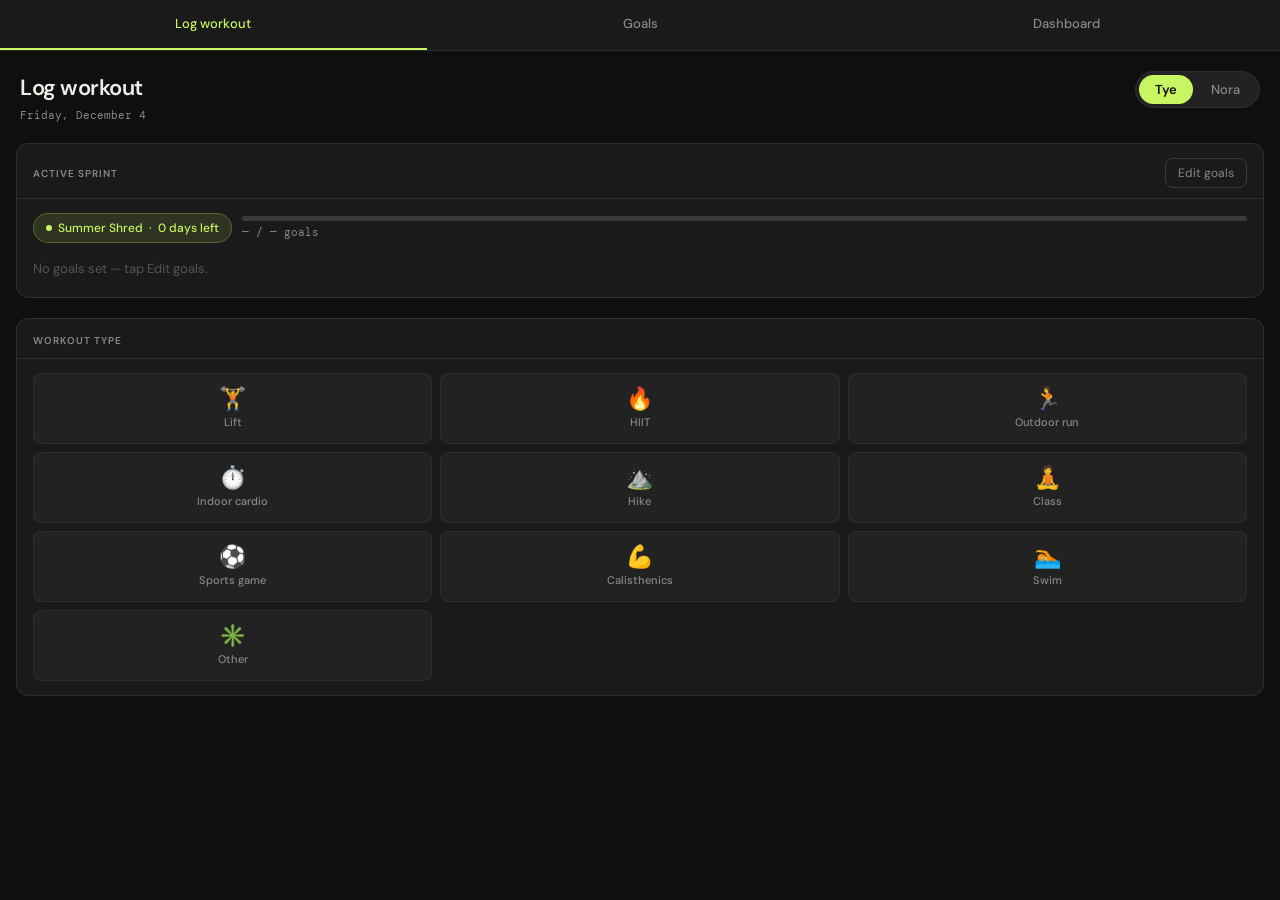
<file: index.html>
<!DOCTYPE html>
<html lang="en">
<head>
<meta charset="UTF-8">
<meta name="viewport" content="width=device-width, initial-scale=1.0, maximum-scale=1.0">
<title>Workout Log</title>
<link rel="preconnect" href="https://fonts.googleapis.com">
<link href="https://fonts.googleapis.com/css2?family=DM+Mono:wght@400;500&family=DM+Sans:wght@300;400;500;600&display=swap" rel="stylesheet">
<link rel="stylesheet" href="styles.css">
</head>
<body>

<canvas id="confetti-canvas"></canvas>

<nav class="nav">
  <button class="nav-tab active" onclick="showPage('log')">Log workout</button>
  <button class="nav-tab" onclick="showPage('goals')">Goals</button>
  <a class="nav-tab" href="dashboard.html" style="text-decoration:none;">Dashboard</a>
</nav>

<!-- ═══════════ PAGE: LOG ═══════════ -->
<div class="page active" id="page-log">
  <div class="header">
    <div>
      <div class="header-title">Log workout</div>
      <div class="header-date" id="today-date"></div>
    </div>
    <div class="user-toggle">
      <button class="user-btn active" onclick="selectUser(this,'tye')">Tye</button>
      <button class="user-btn" onclick="selectUser(this,'nora')">Nora</button>
    </div>
  </div>

  <div class="section">
    <div class="section-head">
      <span>Active sprint</span>
      <button class="small-btn" onclick="showPage('goals')">Edit goals</button>
    </div>
    <div class="section-body">
      <div class="sprint-row">
        <div class="sprint-pill">
          <span class="dot"></span>
          <span id="log-sprint-name">—</span> · <span id="log-sprint-days">—</span>
        </div>
        <div class="sprint-progress-wrap">
          <div class="sprint-progress-track">
            <div class="sprint-progress-fill" id="sprint-prog-fill" style="width:0%;"></div>
          </div>
          <div class="sprint-progress-label" id="sprint-prog-label">— / — goals</div>
        </div>
      </div>
      <div id="log-goals-preview">
        <div style="font-size:13px;color:var(--hint);padding:4px 0;">Loading goals…</div>
      </div>
    </div>
  </div>

  <div class="section">
    <div class="section-head">Workout type</div>
    <div class="type-grid">
      <div class="type-card" onclick="selectType(this,'lift')"><span class="icon">🏋️</span><span>Lift</span></div>
      <div class="type-card" onclick="selectType(this,'hiit')"><span class="icon">🔥</span><span>HIIT</span></div>
      <div class="type-card" onclick="selectType(this,'outdoor-run')"><span class="icon">🏃</span><span>Outdoor run</span></div>
      <div class="type-card" onclick="selectType(this,'indoor-cardio')"><span class="icon">⏱️</span><span>Indoor cardio</span></div>
      <div class="type-card" onclick="selectType(this,'hike')"><span class="icon">⛰️</span><span>Hike</span></div>
      <div class="type-card" onclick="selectType(this,'class')"><span class="icon">🧘</span><span>Class</span></div>
      <div class="type-card" onclick="selectType(this,'sports')"><span class="icon">⚽</span><span>Sports game</span></div>
      <div class="type-card" onclick="selectType(this,'calisthenics')"><span class="icon">💪</span><span>Calisthenics</span></div>
      <div class="type-card" onclick="selectType(this,'swim')"><span class="icon">🏊</span><span>Swim</span></div>
      <div class="type-card" onclick="selectType(this,'other')"><span class="icon">✳️</span><span>Other</span></div>
    </div>
  </div>

  <div id="dynamic-area"></div>

  <div class="section" id="feel-section" style="display:none;">
    <div class="section-head">How'd it feel?</div>
    <div class="section-body">
      <div class="feel-row">
        <button class="feel-btn" onclick="selectFeel(this,1)">😴</button>
        <button class="feel-btn" onclick="selectFeel(this,2)">😕</button>
        <button class="feel-btn" onclick="selectFeel(this,3)">😐</button>
        <button class="feel-btn" onclick="selectFeel(this,4)">💪</button>
        <button class="feel-btn" onclick="selectFeel(this,5)">🔥</button>
      </div>
      <div class="feel-labels"><span>Dead</span><span>Meh</span><span>Ok</span><span>Good</span><span>Fire</span></div>
      <div class="divider"></div>
      <div class="field">
        <label>Notes</label>
        <textarea id="notes-field" placeholder="PRs, how you felt, what to adjust next time…"></textarea>
      </div>
    </div>
  </div>

  <div class="submit-wrap" id="submit-wrap" style="display:none;">
    <button class="submit-btn" id="submit-btn" onclick="handleSubmit()">Save workout</button>
  </div>
</div>

<!-- ═══════════ PAGE: GOALS ═══════════ -->
<div class="page" id="page-goals">
  <div class="header">
    <div>
      <div class="header-title">Goals</div>
      <div class="header-date">Manage sprints and track progress</div>
    </div>
  </div>

  <div class="section" style="margin-top:20px;">
    <div class="section-head">Current sprint</div>
    <div class="section-body">
      <div style="display:flex;align-items:center;justify-content:space-between;margin-bottom:12px;">
        <div>
          <div style="font-size:15px;font-weight:500;" id="sprint-name-display">—</div>
          <div style="font-size:12px;color:var(--muted);margin-top:2px;" id="sprint-dates-display"></div>
        </div>
        <span style="font-family:'DM Mono',monospace;font-size:12px;color:var(--accent);" id="sprint-days-display"></span>
      </div>
      <div class="sprint-edit-row">
        <input type="text" id="sprint-name-input" placeholder="Sprint name">
      </div>
      <div class="sprint-edit-row" style="margin-top:8px;">
        <input type="date" id="sprint-start-input" title="Start date">
        <input type="date" id="sprint-end-input" title="End date">
      </div>
      <div style="display:flex;gap:8px;margin-top:2px;padding:0 2px;">
        <span style="flex:1;font-size:11px;color:var(--muted);">Start date</span>
        <span style="flex:1;font-size:11px;color:var(--muted);">End date</span>
      </div>
      <button class="add-btn" onclick="saveSprint()">Save sprint</button>
      <button class="add-btn" onclick="resetGoalsAndSprint()" style="margin-top:6px;border-color:rgba(255,95,95,0.3);color:var(--red);">⚠ Clear all goals & sprint (this device)</button>
    </div>
  </div>

  <div class="goals-user-toggle">
    <button class="goals-user-btn active" onclick="switchGoalsUser(this,'tye')">Tye's goals</button>
    <button class="goals-user-btn" onclick="switchGoalsUser(this,'nora')">Nora's goals</button>
  </div>

  <div style="margin:12px 16px 0;" id="goals-container"></div>

  <div class="section" style="margin-top:12px;">
    <div class="section-head">Add new goal</div>
    <div class="section-body">

      <div class="field-group" style="margin-bottom:14px;">
        <div class="field">
          <label>Goal description</label>
          <input type="text" id="new-goal-label" placeholder="e.g. Bench press 225 lbs × 5 reps">
        </div>
      </div>

      <div style="font-size:11px;font-weight:600;letter-spacing:0.07em;text-transform:uppercase;color:var(--muted);margin-bottom:8px;">Goal type</div>
      <div class="goal-type-selector">
        <button class="goal-type-btn active" onclick="selectGoalType(this,'checkbox')">✓ Checkbox</button>
        <button class="goal-type-btn" onclick="selectGoalType(this,'performance')">📈 Performance</button>
        <button class="goal-type-btn" onclick="selectGoalType(this,'count')">🔢 Count</button>
      </div>

      <!-- Checkbox fields -->
      <div class="goal-type-fields show" id="gtf-checkbox">
        <div class="field-group">
          <div class="field"><label>Workout type</label>
            <select id="new-goal-type-cb">
              <option value="lift">Lift</option><option value="outdoor-run">Outdoor run</option>
              <option value="indoor-run">Indoor run</option><option value="hiit">HIIT</option>
              <option value="hike">Hike</option><option value="class">Class</option>
              <option value="sports">Sports</option><option value="calisthenics">Calisthenics</option>
              <option value="other">Other</option>
            </select>
          </div>
        </div>
      </div>

      <!-- Performance fields -->
      <div class="goal-type-fields" id="gtf-performance">
        <div class="field-group cols-2">
          <div class="field"><label>Workout type</label>
            <select id="new-goal-type-perf" onchange="updateMetricOptions()">
              <option value="lift">Lift</option><option value="calisthenics">Calisthenics</option>
              <option value="outdoor-run">Outdoor run</option><option value="indoor-run">Indoor run</option>
              <option value="hike">Hike</option><option value="other">Other</option>
            </select>
          </div>
          <div class="field"><label>Metric</label><select id="new-goal-metric"></select></div>
        </div>
        <div class="field-group" id="perf-exercise-wrap">
          <div class="field"><label>Exercise name</label>
            <div class="autocomplete-wrap">
              <input type="text" id="new-goal-exercise" placeholder="e.g. Bench press"
                oninput="acFilter('new-goal-exercise','ac-goal-ex')"
                onblur="acHide('ac-goal-ex')" autocomplete="off">
              <div class="autocomplete-list" id="ac-goal-ex"></div>
            </div>
          </div>
        </div>
        <div class="field-group cols-2">
          <div class="field"><label>Target reps</label>
            <input type="number" id="new-goal-target-val" placeholder="e.g. 5" inputmode="decimal">
          </div>
          <div class="field"><label>Target unit</label>
            <input type="text" id="new-goal-target-unit" placeholder="reps, lbs, min…">
          </div>
        </div>
        <div class="field-group" id="target-weight-wrap">
          <div class="field"><label>Target weight (lbs) — for "max reps at weight"</label>
            <input type="number" id="new-goal-target-weight" placeholder="e.g. 285" inputmode="decimal">
          </div>
        </div>
      </div>

      <!-- Count fields -->
      <div class="goal-type-fields" id="gtf-count">
        <div class="field-group cols-2">
          <div class="field"><label>Workout type</label>
            <select id="new-goal-type-count">
              <option value="hike">Hike</option><option value="lift">Lift</option>
              <option value="outdoor-run">Outdoor run</option><option value="hiit">HIIT</option>
              <option value="class">Class</option><option value="sports">Sports</option>
              <option value="other">Other</option>
            </select>
          </div>
          <div class="field"><label>Target count</label>
            <input type="number" id="new-goal-count-total" placeholder="e.g. 2" inputmode="numeric">
          </div>
        </div>
        <div class="field-group cols-2">
          <div class="field"><label>Unit label</label>
            <input type="text" id="new-goal-count-unit" placeholder="hikes, sessions…">
          </div>
          <div class="field"><label>Min elevation ft (hike only)</label>
            <input type="number" id="new-goal-count-filter" placeholder="e.g. 3000">
          </div>
        </div>
      </div>

      <button class="add-btn" style="margin-top:14px;" onclick="addGoal()">＋ Add goal</button>
    </div>
  </div>
</div>

<div class="toast" id="toast"></div>
<iframe name="submit-frame" id="submit-frame" style="display:none;"></iframe>
<script src="app.js"></script>
</body>
</html>
</file>
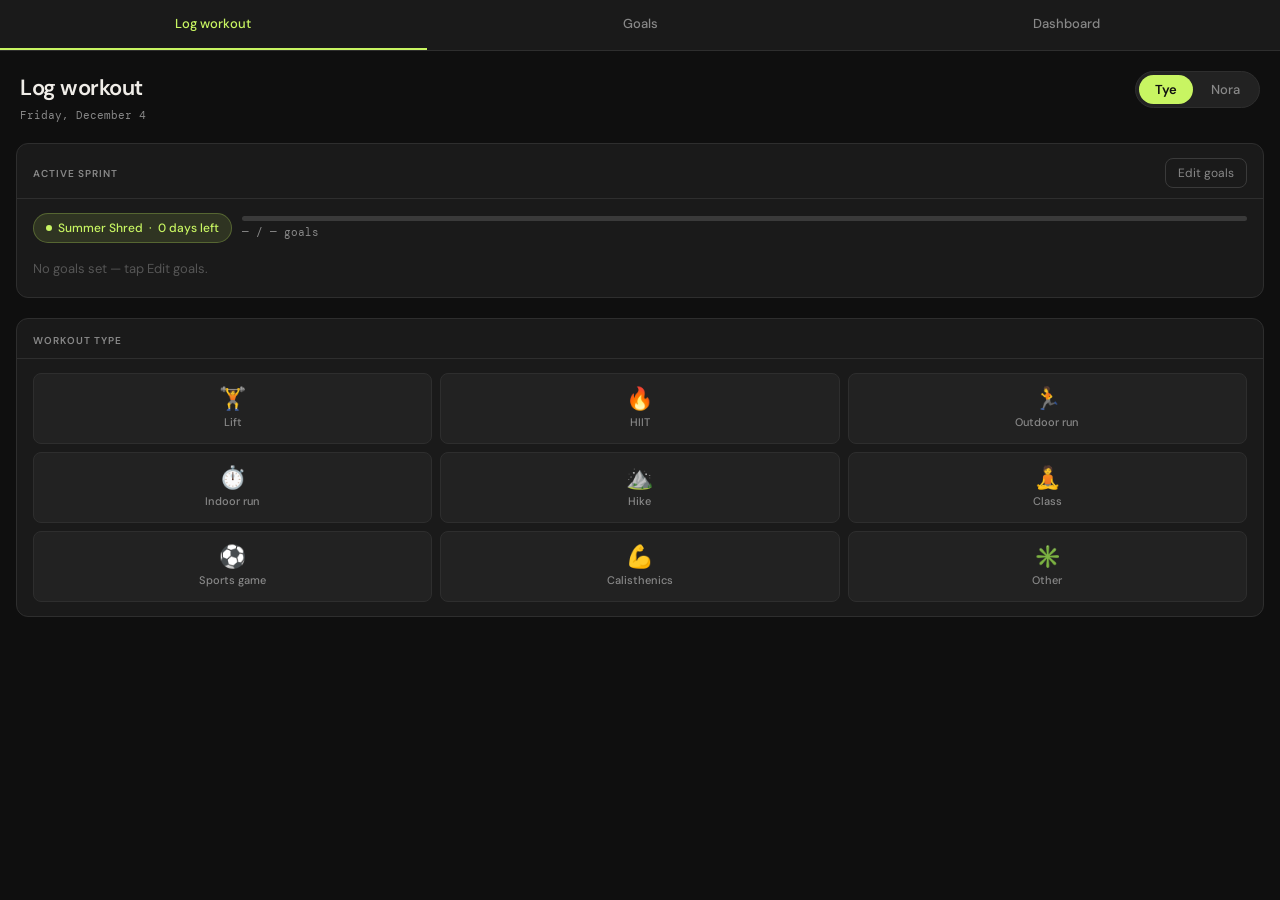
<file: workout-tracker (1)/index.html>
<!DOCTYPE html>
<html lang="en">
<head>
<meta charset="UTF-8">
<meta name="viewport" content="width=device-width, initial-scale=1.0, maximum-scale=1.0">
<title>Workout Log</title>
<link rel="preconnect" href="https://fonts.googleapis.com">
<link href="https://fonts.googleapis.com/css2?family=DM+Mono:wght@400;500&family=DM+Sans:wght@300;400;500;600&display=swap" rel="stylesheet">
<link rel="stylesheet" href="styles.css">
</head>
<body>

<canvas id="confetti-canvas"></canvas>

<nav class="nav">
  <button class="nav-tab active" onclick="showPage('log')">Log workout</button>
  <button class="nav-tab" onclick="showPage('goals')">Goals</button>
  <a class="nav-tab" href="dashboard.html" style="text-decoration:none;">Dashboard</a>
</nav>

<!-- ═══════════ PAGE: LOG ═══════════ -->
<div class="page active" id="page-log">
  <div class="header">
    <div>
      <div class="header-title">Log workout</div>
      <div class="header-date" id="today-date"></div>
    </div>
    <div class="user-toggle">
      <button class="user-btn active" onclick="selectUser(this,'tye')">Tye</button>
      <button class="user-btn" onclick="selectUser(this,'nora')">Nora</button>
    </div>
  </div>

  <div class="section">
    <div class="section-head">
      <span>Active sprint</span>
      <button class="small-btn" onclick="showPage('goals')">Edit goals</button>
    </div>
    <div class="section-body">
      <div class="sprint-row">
        <div class="sprint-pill">
          <span class="dot"></span>
          <span id="log-sprint-name">—</span> · <span id="log-sprint-days">—</span>
        </div>
        <div class="sprint-progress-wrap">
          <div class="sprint-progress-track">
            <div class="sprint-progress-fill" id="sprint-prog-fill" style="width:0%;"></div>
          </div>
          <div class="sprint-progress-label" id="sprint-prog-label">— / — goals</div>
        </div>
      </div>
      <div id="log-goals-preview">
        <div style="font-size:13px;color:var(--hint);padding:4px 0;">Loading goals…</div>
      </div>
    </div>
  </div>

  <div class="section">
    <div class="section-head">Workout type</div>
    <div class="type-grid">
      <div class="type-card" onclick="selectType(this,'lift')"><span class="icon">🏋️</span><span>Lift</span></div>
      <div class="type-card" onclick="selectType(this,'hiit')"><span class="icon">🔥</span><span>HIIT</span></div>
      <div class="type-card" onclick="selectType(this,'outdoor-run')"><span class="icon">🏃</span><span>Outdoor run</span></div>
      <div class="type-card" onclick="selectType(this,'indoor-run')"><span class="icon">⏱️</span><span>Indoor run</span></div>
      <div class="type-card" onclick="selectType(this,'hike')"><span class="icon">⛰️</span><span>Hike</span></div>
      <div class="type-card" onclick="selectType(this,'class')"><span class="icon">🧘</span><span>Class</span></div>
      <div class="type-card" onclick="selectType(this,'sports')"><span class="icon">⚽</span><span>Sports game</span></div>
      <div class="type-card" onclick="selectType(this,'calisthenics')"><span class="icon">💪</span><span>Calisthenics</span></div>
      <div class="type-card" onclick="selectType(this,'other')"><span class="icon">✳️</span><span>Other</span></div>
    </div>
  </div>

  <div id="dynamic-area"></div>

  <div class="section" id="feel-section" style="display:none;">
    <div class="section-head">How'd it feel?</div>
    <div class="section-body">
      <div class="feel-row">
        <button class="feel-btn" onclick="selectFeel(this,1)">😴</button>
        <button class="feel-btn" onclick="selectFeel(this,2)">😕</button>
        <button class="feel-btn" onclick="selectFeel(this,3)">😐</button>
        <button class="feel-btn" onclick="selectFeel(this,4)">💪</button>
        <button class="feel-btn" onclick="selectFeel(this,5)">🔥</button>
      </div>
      <div class="feel-labels"><span>Dead</span><span>Meh</span><span>Ok</span><span>Good</span><span>Fire</span></div>
      <div class="divider"></div>
      <div class="field">
        <label>Notes</label>
        <textarea id="notes-field" placeholder="PRs, how you felt, what to adjust next time…"></textarea>
      </div>
    </div>
  </div>

  <div class="submit-wrap" id="submit-wrap" style="display:none;">
    <button class="submit-btn" id="submit-btn" onclick="handleSubmit()">Save workout</button>
  </div>
</div>

<!-- ═══════════ PAGE: GOALS ═══════════ -->
<div class="page" id="page-goals">
  <div class="header">
    <div>
      <div class="header-title">Goals</div>
      <div class="header-date">Manage sprints and track progress</div>
    </div>
  </div>

  <div class="section" style="margin-top:20px;">
    <div class="section-head">Current sprint</div>
    <div class="section-body">
      <div style="display:flex;align-items:center;justify-content:space-between;margin-bottom:12px;">
        <div>
          <div style="font-size:15px;font-weight:500;" id="sprint-name-display">—</div>
          <div style="font-size:12px;color:var(--muted);margin-top:2px;" id="sprint-dates-display"></div>
        </div>
        <span style="font-family:'DM Mono',monospace;font-size:12px;color:var(--accent);" id="sprint-days-display"></span>
      </div>
      <div class="sprint-edit-row">
        <input type="text" id="sprint-name-input" placeholder="Sprint name">
      </div>
      <div class="sprint-edit-row" style="margin-top:8px;">
        <input type="date" id="sprint-start-input" title="Start date">
        <input type="date" id="sprint-end-input" title="End date">
      </div>
      <div style="display:flex;gap:8px;margin-top:2px;padding:0 2px;">
        <span style="flex:1;font-size:11px;color:var(--muted);">Start date</span>
        <span style="flex:1;font-size:11px;color:var(--muted);">End date</span>
      </div>
      <button class="add-btn" onclick="saveSprint()">Save sprint</button>
      <button class="add-btn" onclick="resetGoalsAndSprint()" style="margin-top:6px;border-color:rgba(255,95,95,0.3);color:var(--red);">⚠ Clear all goals & sprint (this device)</button>
    </div>
  </div>

  <div class="goals-user-toggle">
    <button class="goals-user-btn active" onclick="switchGoalsUser(this,'tye')">Tye's goals</button>
    <button class="goals-user-btn" onclick="switchGoalsUser(this,'nora')">Nora's goals</button>
  </div>

  <div style="margin:12px 16px 0;" id="goals-container"></div>

  <div class="section" style="margin-top:12px;">
    <div class="section-head">Add new goal</div>
    <div class="section-body">

      <div class="field-group" style="margin-bottom:14px;">
        <div class="field">
          <label>Goal description</label>
          <input type="text" id="new-goal-label" placeholder="e.g. Bench press 225 lbs × 5 reps">
        </div>
      </div>

      <div style="font-size:11px;font-weight:600;letter-spacing:0.07em;text-transform:uppercase;color:var(--muted);margin-bottom:8px;">Goal type</div>
      <div class="goal-type-selector">
        <button class="goal-type-btn active" onclick="selectGoalType(this,'checkbox')">✓ Checkbox</button>
        <button class="goal-type-btn" onclick="selectGoalType(this,'performance')">📈 Performance</button>
        <button class="goal-type-btn" onclick="selectGoalType(this,'count')">🔢 Count</button>
      </div>

      <!-- Checkbox fields -->
      <div class="goal-type-fields show" id="gtf-checkbox">
        <div class="field-group">
          <div class="field"><label>Workout type</label>
            <select id="new-goal-type-cb">
              <option value="lift">Lift</option><option value="outdoor-run">Outdoor run</option>
              <option value="indoor-run">Indoor run</option><option value="hiit">HIIT</option>
              <option value="hike">Hike</option><option value="class">Class</option>
              <option value="sports">Sports</option><option value="calisthenics">Calisthenics</option>
              <option value="other">Other</option>
            </select>
          </div>
        </div>
      </div>

      <!-- Performance fields -->
      <div class="goal-type-fields" id="gtf-performance">
        <div class="field-group cols-2">
          <div class="field"><label>Workout type</label>
            <select id="new-goal-type-perf" onchange="updateMetricOptions()">
              <option value="lift">Lift</option><option value="calisthenics">Calisthenics</option>
              <option value="outdoor-run">Outdoor run</option><option value="indoor-run">Indoor run</option>
              <option value="hike">Hike</option><option value="other">Other</option>
            </select>
          </div>
          <div class="field"><label>Metric</label><select id="new-goal-metric"></select></div>
        </div>
        <div class="field-group" id="perf-exercise-wrap">
          <div class="field"><label>Exercise name</label>
            <div class="autocomplete-wrap">
              <input type="text" id="new-goal-exercise" placeholder="e.g. Bench press"
                oninput="acFilter('new-goal-exercise','ac-goal-ex')"
                onblur="acHide('ac-goal-ex')" autocomplete="off">
              <div class="autocomplete-list" id="ac-goal-ex"></div>
            </div>
          </div>
        </div>
        <div class="field-group cols-2">
          <div class="field"><label>Target reps</label>
            <input type="number" id="new-goal-target-val" placeholder="e.g. 5" inputmode="decimal">
          </div>
          <div class="field"><label>Target unit</label>
            <input type="text" id="new-goal-target-unit" placeholder="reps, lbs, min…">
          </div>
        </div>
        <div class="field-group" id="target-weight-wrap">
          <div class="field"><label>Target weight (lbs) — for "max reps at weight"</label>
            <input type="number" id="new-goal-target-weight" placeholder="e.g. 285" inputmode="decimal">
          </div>
        </div>
      </div>

      <!-- Count fields -->
      <div class="goal-type-fields" id="gtf-count">
        <div class="field-group cols-2">
          <div class="field"><label>Workout type</label>
            <select id="new-goal-type-count">
              <option value="hike">Hike</option><option value="lift">Lift</option>
              <option value="outdoor-run">Outdoor run</option><option value="hiit">HIIT</option>
              <option value="class">Class</option><option value="sports">Sports</option>
              <option value="other">Other</option>
            </select>
          </div>
          <div class="field"><label>Target count</label>
            <input type="number" id="new-goal-count-total" placeholder="e.g. 2" inputmode="numeric">
          </div>
        </div>
        <div class="field-group cols-2">
          <div class="field"><label>Unit label</label>
            <input type="text" id="new-goal-count-unit" placeholder="hikes, sessions…">
          </div>
          <div class="field"><label>Min elevation ft (hike only)</label>
            <input type="number" id="new-goal-count-filter" placeholder="e.g. 3000">
          </div>
        </div>
      </div>

      <button class="add-btn" style="margin-top:14px;" onclick="addGoal()">＋ Add goal</button>
    </div>
  </div>
</div>

<div class="toast" id="toast"></div>
<iframe name="submit-frame" id="submit-frame" style="display:none;"></iframe>
<script src="app.js"></script>
</body>
</html>
</file>
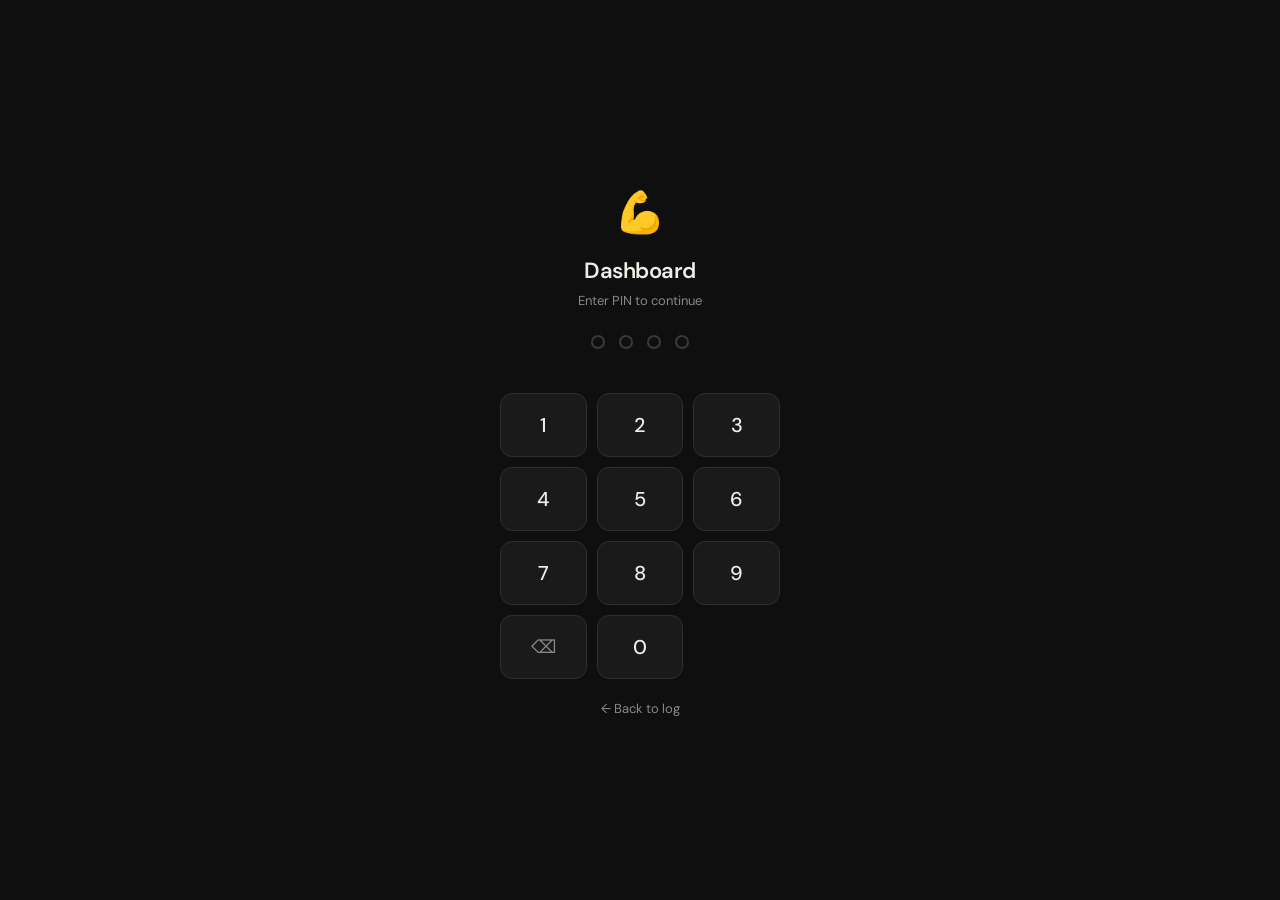
<file: dashboard.html>
<!DOCTYPE html>
<html lang="en">
<head>
<meta charset="UTF-8">
<meta name="viewport" content="width=device-width, initial-scale=1.0, maximum-scale=1.0">
<title>Workout Dashboard</title>
<link rel="preconnect" href="https://fonts.googleapis.com">
<link href="https://fonts.googleapis.com/css2?family=DM+Mono:wght@400;500&family=DM+Sans:wght@300;400;500;600&display=swap" rel="stylesheet">
<link rel="stylesheet" href="dash.css">
</head>
<body>

<!-- PIN SCREEN -->
<div id="pin-screen">
  <div class="pin-wrap">
    <div class="pin-logo">💪</div>
    <div class="pin-title">Dashboard</div>
    <div class="pin-sub">Enter PIN to continue</div>
    <div class="pin-dots">
      <div class="pin-dot" id="pd0"></div>
      <div class="pin-dot" id="pd1"></div>
      <div class="pin-dot" id="pd2"></div>
      <div class="pin-dot" id="pd3"></div>
    </div>
    <div class="pin-error" id="pin-error">Incorrect PIN</div>
    <div class="pin-pad">
      <button class="pin-btn" onclick="pinPress('1')">1</button>
      <button class="pin-btn" onclick="pinPress('2')">2</button>
      <button class="pin-btn" onclick="pinPress('3')">3</button>
      <button class="pin-btn" onclick="pinPress('4')">4</button>
      <button class="pin-btn" onclick="pinPress('5')">5</button>
      <button class="pin-btn" onclick="pinPress('6')">6</button>
      <button class="pin-btn" onclick="pinPress('7')">7</button>
      <button class="pin-btn" onclick="pinPress('8')">8</button>
      <button class="pin-btn" onclick="pinPress('9')">9</button>
      <button class="pin-btn pin-clear" onclick="pinClear()">⌫</button>
      <button class="pin-btn" onclick="pinPress('0')">0</button>
      <button class="pin-btn pin-empty"></button>
    </div>
    <a href="index.html" class="pin-back">← Back to log</a>
  </div>
</div>

<!-- DASHBOARD -->
<div id="dashboard" style="display:none;">

  <div class="dash-header">
    <div>
      <div class="dash-title">Dashboard</div>
      <div class="dash-sub" id="dash-date"></div>
    </div>
    <div style="display:flex;flex-direction:column;align-items:flex-end;gap:8px;">
      <div class="user-toggle">
        <button class="user-btn active" onclick="setUser(this,'both')">Both</button>
        <button class="user-btn" onclick="setUser(this,'tye')">Tye</button>
        <button class="user-btn" onclick="setUser(this,'nora')">Nora</button>
      </div>
      <div style="display:flex;gap:8px;align-items:center;">
        <button id="refresh-btn" onclick="refreshData()" title="Refresh data" style="background:var(--surface);border:1px solid var(--border2);border-radius:8px;color:var(--muted);font-size:18px;width:34px;height:34px;cursor:pointer;display:flex;align-items:center;justify-content:center;">↻</button>
        <a href="index.html" class="back-link" style="font-size:12px;padding:6px 14px;">+ Log a workout</a>
      </div>
    </div>
  </div>

  <!-- Sprint banner -->
  <div class="dash-section">
    <div class="sprint-banner">
      <div class="sprint-banner-left">
        <div class="sprint-dot"></div>
        <div>
          <div class="sprint-banner-name" id="db-sprint-name">—</div>
          <div class="sprint-banner-sub" id="db-sprint-sub">—</div>
        </div>
      </div>
      <div class="sprint-banner-right">
        <div class="sprint-banner-pct" id="db-sprint-pct">—</div>
        <div class="sprint-banner-track">
          <div class="sprint-banner-fill" id="db-sprint-fill" style="width:0%;"></div>
        </div>
        <div class="sprint-banner-label" id="db-sprint-label">— / — goals</div>
      </div>
    </div>
  </div>

  <!-- Metrics -->
  <div class="metrics-row" id="metrics-row"></div>

  <!-- Goals -->
  <div class="dash-section">
    <div class="section-header">
      <div class="section-title">Goal progress</div>
      <div class="toggle-group">
        <button class="stoggle-btn active" onclick="setGoalView(this,'sprint')">This sprint</button>
        <button class="stoggle-btn" onclick="setGoalView(this,'alltime')">All time</button>
      </div>
    </div>
    <div id="goals-panel"><div class="loading-msg">Loading…</div></div>
  </div>

  <!-- PRs -->
  <div class="dash-section">
    <div class="section-header">
      <div class="section-title">Personal records</div>
      <div class="toggle-group">
        <button class="stoggle-btn active" onclick="setPRView(this,'alltime')">All time</button>
        <button class="stoggle-btn" onclick="setPRView(this,'sprint')">This sprint</button>
      </div>
    </div>
    <!-- Person filter -->
    <div class="pr-person-row" id="pr-person-row">
      <button class="pr-person-btn active" onclick="setPRPerson(this,'both')">Both</button>
      <button class="pr-person-btn" onclick="setPRPerson(this,'tye')">Tye</button>
      <button class="pr-person-btn" onclick="setPRPerson(this,'nora')">Nora</button>
    </div>
    <!-- Category tabs -->
    <div class="pr-tabs" id="pr-tabs"></div>
    <div id="pr-panel"><div class="loading-msg">Loading…</div></div>
  </div>

  <!-- Calendar -->
  <div class="dash-section">
    <div class="section-header">
      <div class="cal-nav">
        <button class="cal-arrow" onclick="calPrev()">‹</button>
        <div class="cal-month-label" id="cal-month-label">—</div>
        <button class="cal-arrow" onclick="calNext()">›</button>
      </div>
    </div>
    <div class="cal-legend">
      <div class="cal-legend-item"><div class="cal-legend-swatch tye"></div><span>Tye</span></div>
      <div class="cal-legend-item"><div class="cal-legend-swatch nora"></div><span>Nora</span></div>
      <div class="cal-legend-item"><div class="cal-legend-swatch both"></div><span>Both (gold)</span></div>
    </div>
    <div class="cal-day-labels">
      <span>Su</span><span>Mo</span><span>Tu</span><span>We</span><span>Th</span><span>Fr</span><span>Sa</span>
    </div>
    <div class="cal-grid" id="cal-grid"></div>
  </div>

  <!-- Log -->
  <div class="dash-section">
    <div class="section-header"><div class="section-title">Workout log</div></div>
    <div class="log-filters" id="log-type-filters"></div>
    <div class="log-table-head">
      <span>Date</span><span>Type</span><span>Who</span><span>Details</span><span>Feel</span>
    </div>
    <div id="log-panel"><div class="loading-msg">Loading…</div></div>
  </div>

  <div style="text-align:center;margin:20px 0;">
    <a href="index.html" class="back-link">← Log a workout</a>
  </div>

</div>

<script src="dash.js"></script>
</body>
</html>
</file>
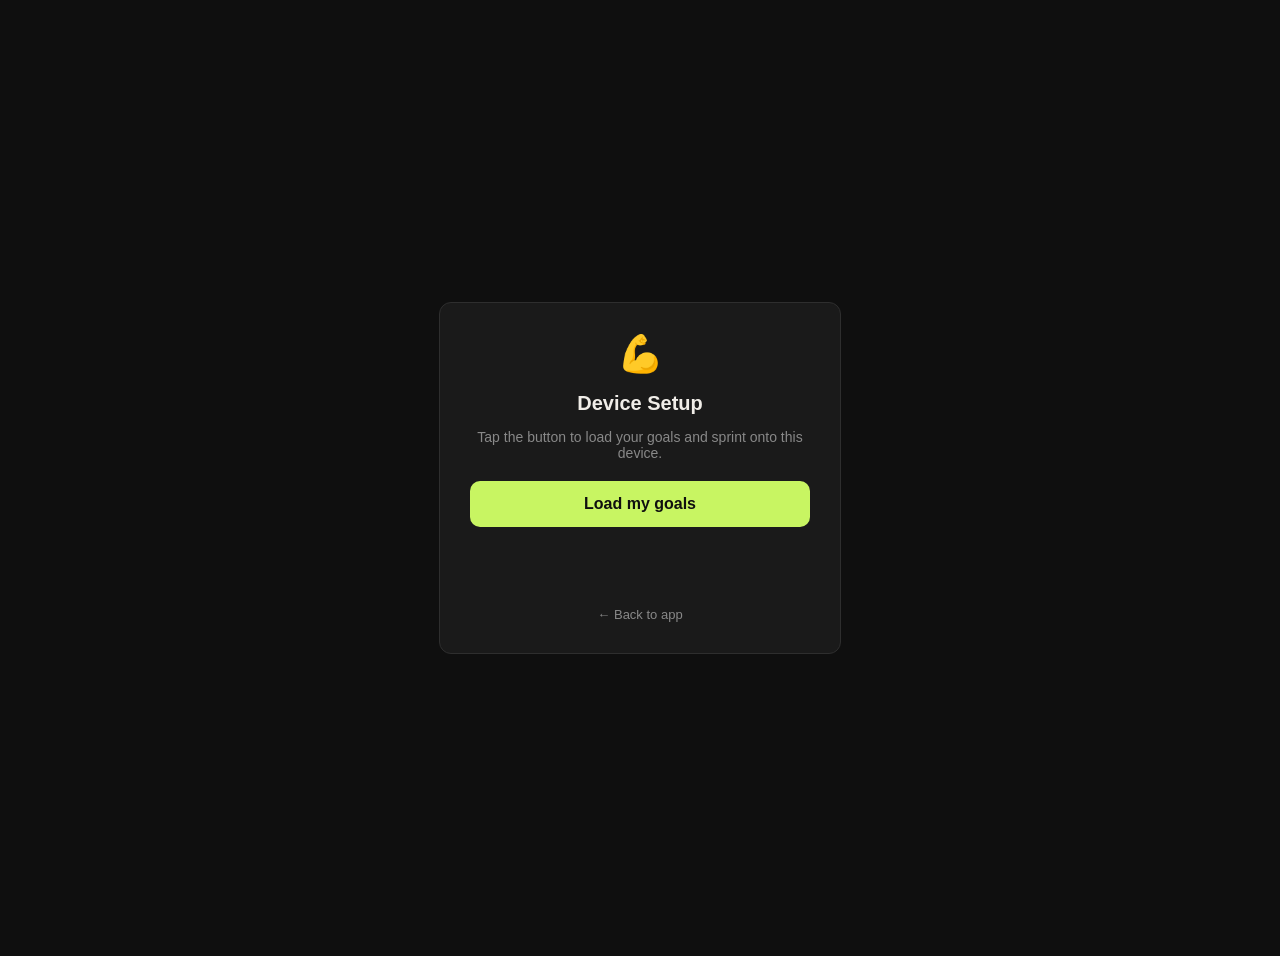
<file: setup.html>
<!DOCTYPE html>
<html>
<head>
<meta charset="UTF-8">
<meta name="viewport" content="width=device-width, initial-scale=1.0">
<title>Setup</title>
<style>
  body{background:#0f0f0f;color:#f0ede8;font-family:sans-serif;display:flex;align-items:center;justify-content:center;min-height:100vh;text-align:center;padding:20px;}
  .card{background:#1a1a1a;border:1px solid #2e2e2e;border-radius:12px;padding:30px;max-width:340px;}
  h2{font-size:20px;margin-bottom:12px;}
  p{font-size:14px;color:#888;margin-bottom:20px;}
  button{width:100%;padding:14px;background:#c8f562;color:#0f0f0f;border:none;border-radius:10px;font-size:16px;font-weight:700;cursor:pointer;margin-bottom:10px;}
  .status{font-size:14px;color:#c8f562;margin-top:12px;min-height:20px;}
  a{color:#888;font-size:13px;text-decoration:none;}
</style>
</head>
<body>
<div class="card" id="manual-card">
  <div style="font-size:36px;margin-bottom:12px;">💪</div>
  <h2>Device Setup</h2>
  <p>Tap the button to load your goals and sprint onto this device.</p>
  <button onclick="loadFromSheet()">Load my goals</button>
  <div class="status" id="status"></div>
  <br><br>
  <a href="index.html">← Back to app</a>
</div>

<script>
const WEB_APP_URL = "https://workout-tracker.tskeldon19.workers.dev";
let jc = 0;

// Check if we're being called silently from an iframe or with a command
const params = new URLSearchParams(window.location.search);
const mode = params.get('mode');
const command = params.get('cmd');

function jsonpFetch(url) {
  return new Promise((resolve, reject) => {
    const cb = '__sc_' + (jc++);
    const timer = setTimeout(() => { delete window[cb]; reject(new Error('timeout')); }, 12000);
    window[cb] = data => { clearTimeout(timer); delete window[cb]; resolve(data); };
    const s = document.createElement('script');
    s.src = url + (url.includes('?') ? '&' : '?') + 'callback=' + cb;
    s.onerror = () => { clearTimeout(timer); reject(new Error('error')); };
    document.head.appendChild(s);
  });
}

async function loadFromSheet() {
  const btn = document.querySelector('button');
  const status = document.getElementById('status');
  if (btn) { btn.textContent = 'Loading…'; btn.disabled = true; }
  if (status) status.textContent = '';

  try {
    const [gd, sd] = await Promise.all([
      jsonpFetch(WEB_APP_URL + '?action=getGoals'),
      jsonpFetch(WEB_APP_URL + '?action=getSprint'),
    ]);

    if (gd.success) {
      const goals = { tye: gd.tye||[], nora: gd.nora||[] };
      localStorage.setItem('goals_backup', JSON.stringify(goals));
    }
    if (sd.success && sd.sprint) {
      localStorage.setItem('sprint_backup', JSON.stringify(sd.sprint));
    }

    // Notify parent if in iframe mode
    if (mode === 'silent') {
      window.parent.postMessage({ type:'goalsLoaded', success:true }, '*');
      return;
    }

    if (status) status.textContent = '✅ Done! Your goals are loaded.';
    if (btn) btn.textContent = 'Success!';
    setTimeout(() => { window.location.href = 'index.html'; }, 1500);

  } catch(e) {
    if (mode === 'silent') {
      window.parent.postMessage({ type:'goalsLoaded', success:false }, '*');
      return;
    }
    if (status) status.textContent = '❌ Error: ' + e.message;
    if (btn) { btn.textContent = 'Try again'; btn.disabled = false; }
  }
}

// Handle save commands from parent
async function saveToSheet(payload) {
  try {
    const form = document.createElement('form');
    form.method = 'POST';
    form.action = WEB_APP_URL;
    form.target = 'goals-post-frame';
    form.style.display = 'none';
    const inp = document.createElement('input');
    inp.type = 'hidden'; inp.name = 'data';
    inp.value = JSON.stringify(payload);
    form.appendChild(inp);

    // Create dedicated frame
    let frame = document.getElementById('goals-post-frame');
    if (!frame) {
      frame = document.createElement('iframe');
      frame.name = 'goals-post-frame';
      frame.id = 'goals-post-frame';
      frame.style.display = 'none';
      document.body.appendChild(frame);
    }

    document.body.appendChild(form);
    frame.onload = () => {
      window.parent.postMessage({ type:'goalsSaved', success:true }, '*');
      if (form.parentNode) document.body.removeChild(form);
    };
    form.submit();
  } catch(e) {
    window.parent.postMessage({ type:'goalsSaved', success:false }, '*');
  }
}

// Listen for messages from parent app
window.addEventListener('message', e => {
  if (e.data && e.data.type === 'saveGoals') saveToSheet(e.data.payload);
  if (e.data && e.data.type === 'saveSprint') saveToSheet(e.data.payload);
  if (e.data && e.data.type === 'fetchGoals') loadFromSheet();
});

// Auto-run if in silent mode
if (mode === 'silent') {
  document.getElementById('manual-card').style.display = 'none';
  loadFromSheet();
}
</script>
</body>
</html>
</file>
<file: styles.css>
:root {
  --bg:#0f0f0f;--surface:#1a1a1a;--surface2:#222;--border:#2e2e2e;--border2:#3a3a3a;
  --text:#f0ede8;--muted:#888;--hint:#555;--accent:#c8f562;--accent-dim:rgba(200,245,98,0.12);
  --accent-text:#0f0f0f;--red:#ff5f5f;--amber:#f5a623;--radius:12px;--radius-sm:8px;
  --green-dim:rgba(59,109,17,0.15);
}
*{box-sizing:border-box;margin:0;padding:0;-webkit-tap-highlight-color:transparent;}
body{background:var(--bg);color:var(--text);font-family:'DM Sans',sans-serif;font-size:15px;line-height:1.5;min-height:100vh;padding-bottom:60px;}

/* Nav */
.nav{display:flex;background:var(--surface);border-bottom:1px solid var(--border);position:sticky;top:0;z-index:50;}
.nav-tab{flex:1;padding:14px 8px;text-align:center;font-size:13px;font-weight:500;color:var(--muted);cursor:pointer;border-bottom:2px solid transparent;transition:all 0.15s;background:none;border-top:none;border-left:none;border-right:none;font-family:'DM Sans',sans-serif;}
.nav-tab.active{color:var(--accent);border-bottom-color:var(--accent);}

/* Pages */
.page{display:none;}.page.active{display:block;}

/* Header */
.header{padding:20px 20px 0;display:flex;align-items:flex-start;justify-content:space-between;}
.header-title{font-size:22px;font-weight:600;letter-spacing:-0.5px;}
.header-date{font-family:'DM Mono',monospace;font-size:11px;color:var(--muted);margin-top:3px;}

/* User toggle */
.user-toggle{display:flex;background:var(--surface2);border-radius:30px;padding:3px;gap:2px;border:1px solid var(--border);}
.user-btn{padding:6px 16px;border-radius:30px;border:none;background:transparent;color:var(--muted);font-family:'DM Sans',sans-serif;font-size:13px;font-weight:500;cursor:pointer;transition:all 0.18s;}
.user-btn.active{background:var(--accent);color:var(--accent-text);font-weight:600;}

/* Sections */
.section{margin:20px 16px 0;background:var(--surface);border-radius:var(--radius);border:1px solid var(--border);overflow:hidden;}
.section-head{padding:14px 16px 10px;font-size:10px;font-weight:600;letter-spacing:0.1em;text-transform:uppercase;color:var(--muted);border-bottom:1px solid var(--border);display:flex;align-items:center;justify-content:space-between;}
.section-body{padding:14px 16px;}

/* Sprint row */
.sprint-row{display:flex;align-items:center;gap:10px;margin-bottom:12px;flex-wrap:wrap;}
.sprint-pill{display:inline-flex;align-items:center;gap:6px;background:var(--accent-dim);border:1px solid rgba(200,245,98,0.25);border-radius:30px;padding:5px 12px;font-size:12px;font-weight:500;color:var(--accent);white-space:nowrap;}
.sprint-pill .dot{width:6px;height:6px;border-radius:50%;background:var(--accent);}
.sprint-progress-wrap{flex:1;min-width:80px;}
.sprint-progress-track{height:5px;background:var(--border2);border-radius:3px;overflow:hidden;}
.sprint-progress-fill{height:100%;border-radius:3px;background:var(--accent);transition:width 0.5s ease;}
.sprint-progress-label{font-size:11px;color:var(--muted);margin-top:3px;font-family:'DM Mono',monospace;}

/* Goal preview rows on log page */
.goal-preview-row{display:flex;align-items:center;gap:10px;padding:8px 0;border-bottom:1px solid var(--border);}
.goal-preview-row:last-child{border-bottom:none;}
.goal-preview-row.completed{background:var(--green-dim);margin:0 -16px;padding:8px 16px;}
.goal-preview-label{flex:1;font-size:13px;color:var(--text);}
.goal-preview-label.completed{color:var(--accent);text-decoration:line-through;text-decoration-color:rgba(200,245,98,0.5);}
.goal-preview-right{font-size:12px;color:var(--muted);text-align:right;min-width:90px;}
.goal-preview-right.completed{color:var(--accent);font-weight:500;}

/* Type grid */
.type-grid{display:grid;grid-template-columns:repeat(3,1fr);gap:8px;padding:14px 16px;}
.type-card{display:flex;flex-direction:column;align-items:center;gap:6px;padding:14px 8px;background:var(--surface2);border:1px solid var(--border);border-radius:var(--radius-sm);cursor:pointer;transition:all 0.15s;text-align:center;}
.type-card:active{transform:scale(0.96);}
.type-card.selected{border-color:var(--accent);background:var(--accent-dim);}
.type-card .icon{font-size:22px;line-height:1;}
.type-card span{font-size:11px;font-weight:500;color:var(--muted);line-height:1.2;}
.type-card.selected span{color:var(--accent);}

/* Fields */
.field-group{display:grid;gap:12px;margin-bottom:12px;}
.field-group.cols-2{grid-template-columns:1fr 1fr;}
.field-group.cols-3{grid-template-columns:1fr 1fr 1fr;}
.field-group:last-child{margin-bottom:0;}
.field{display:flex;flex-direction:column;gap:5px;}
.field label{font-size:11px;font-weight:500;text-transform:uppercase;letter-spacing:0.07em;color:var(--muted);}
.field input,.field select,.field textarea{background:var(--surface2);border:1px solid var(--border2);border-radius:var(--radius-sm);color:var(--text);font-family:'DM Sans',sans-serif;font-size:15px;padding:10px 12px;width:100%;outline:none;transition:border-color 0.15s;-webkit-appearance:none;}
.field input:focus,.field select:focus,.field textarea:focus{border-color:var(--accent);}
.field select{background-image:url("data:image/svg+xml,%3Csvg xmlns='http://www.w3.org/2000/svg' width='12' height='8' viewBox='0 0 12 8'%3E%3Cpath d='M1 1l5 5 5-5' stroke='%23888' stroke-width='1.5' fill='none' stroke-linecap='round'/%3E%3C/svg%3E");background-repeat:no-repeat;background-position:right 12px center;padding-right:32px;}
.field textarea{resize:vertical;min-height:72px;}
.field input[type="date"]::-webkit-calendar-picker-indicator{filter:invert(0.6);}

/* Autocomplete */
.autocomplete-wrap{position:relative;}
.autocomplete-list{position:absolute;top:100%;left:0;right:0;background:var(--surface);border:1px solid var(--border2);border-radius:var(--radius-sm);z-index:20;max-height:180px;overflow-y:auto;display:none;box-shadow:0 8px 24px rgba(0,0,0,0.4);}
.autocomplete-list.show{display:block;}
.autocomplete-item{padding:10px 12px;font-size:14px;cursor:pointer;color:var(--text);}
.autocomplete-item:hover{background:var(--accent-dim);color:var(--accent);}
.autocomplete-new{padding:10px 12px;font-size:13px;color:var(--accent);cursor:pointer;border-top:1px solid var(--border);display:flex;align-items:center;gap:6px;}
.autocomplete-new:hover{background:var(--accent-dim);}

/* Lift exercise blocks */
.exercise-block{background:var(--surface2);border:1px solid var(--border);border-radius:var(--radius-sm);margin-bottom:10px;overflow:hidden;}
.exercise-block-head{display:flex;align-items:center;gap:8px;padding:10px 12px;border-bottom:1px solid var(--border);}
.exercise-name{flex:1;background:transparent;border:none;color:var(--text);font-family:'DM Sans',sans-serif;font-size:14px;font-weight:500;outline:none;}
.exercise-name::placeholder{color:var(--hint);}
.remove-btn{background:none;border:none;color:var(--hint);font-size:18px;cursor:pointer;padding:2px 4px;line-height:1;}
.remove-btn:active{color:var(--red);}
.sets-header{display:grid;grid-template-columns:32px 1fr 1fr 1fr 32px;gap:6px;padding:6px 12px;background:rgba(0,0,0,0.2);}
.sets-header span{font-size:10px;font-weight:600;text-transform:uppercase;letter-spacing:0.07em;color:var(--hint);text-align:center;}
.set-row{display:grid;grid-template-columns:32px 1fr 1fr 1fr 32px;gap:6px;padding:6px 12px;border-top:1px solid var(--border);align-items:center;}
.set-num{font-family:'DM Mono',monospace;font-size:12px;color:var(--muted);text-align:center;}
.set-input{background:var(--surface);border:1px solid var(--border);border-radius:6px;color:var(--text);font-family:'DM Mono',monospace;font-size:14px;padding:7px 4px;text-align:center;width:100%;outline:none;}
.set-input:focus{border-color:var(--accent);}
.set-del{background:none;border:none;color:var(--hint);font-size:16px;cursor:pointer;text-align:center;padding:0;}
.set-del:active{color:var(--red);}
.superset-connector{display:flex;align-items:center;justify-content:center;margin:0 0 0 3px;position:relative;}
.superset-connector::before{content:'';position:absolute;left:11px;top:0;bottom:0;width:3px;background:#7F77DD;opacity:0.6;}
.superset-connector span{background:rgba(127,119,221,0.15);color:#7F77DD;font-size:10px;font-weight:600;letter-spacing:0.1em;padding:3px 10px;border-radius:20px;border:1px solid rgba(127,119,221,0.3);position:relative;z-index:1;}

/* Buttons */
.add-btn{width:100%;padding:10px;background:none;border:1px dashed var(--border2);border-radius:var(--radius-sm);color:var(--muted);font-family:'DM Sans',sans-serif;font-size:13px;font-weight:500;cursor:pointer;display:flex;align-items:center;justify-content:center;gap:6px;transition:all 0.15s;margin-top:8px;}
.add-btn:active{border-color:var(--accent);color:var(--accent);}
.small-btn{padding:6px 12px;background:none;border:1px solid var(--border2);border-radius:var(--radius-sm);color:var(--muted);font-family:'DM Sans',sans-serif;font-size:12px;cursor:pointer;}
.danger-btn{padding:6px 12px;background:none;border:1px solid rgba(255,95,95,0.3);border-radius:var(--radius-sm);color:var(--red);font-family:'DM Sans',sans-serif;font-size:12px;cursor:pointer;}

/* Feel rating */
.feel-row{display:flex;gap:8px;justify-content:center;padding:4px 0;}
.feel-btn{width:52px;height:52px;border-radius:12px;border:1px solid var(--border);background:var(--surface2);font-size:24px;cursor:pointer;display:flex;align-items:center;justify-content:center;transition:all 0.15s;}
.feel-btn:active{transform:scale(0.9);}
.feel-btn.active{border-color:var(--accent);background:var(--accent-dim);transform:scale(1.08);}
.feel-labels{display:flex;justify-content:space-between;padding:4px 4px 0;}
.feel-labels span{font-size:10px;color:var(--hint);text-align:center;width:52px;}

/* Submit */
.submit-wrap{margin:20px 16px 0;}
.submit-btn{width:100%;padding:16px;background:var(--accent);color:var(--accent-text);border:none;border-radius:var(--radius);font-family:'DM Sans',sans-serif;font-size:16px;font-weight:700;cursor:pointer;transition:opacity 0.15s,transform 0.1s;}
.submit-btn:active{transform:scale(0.98);opacity:0.9;}
.submit-btn:disabled{opacity:0.4;cursor:not-allowed;}

/* Goals page */
.goals-user-toggle{display:flex;gap:8px;margin:20px 16px 0;}
.goals-user-btn{flex:1;padding:10px;border-radius:var(--radius-sm);border:1px solid var(--border);background:var(--surface);color:var(--muted);font-family:'DM Sans',sans-serif;font-size:14px;font-weight:500;cursor:pointer;text-align:center;transition:all 0.15s;}
.goals-user-btn.active{border-color:var(--accent);background:var(--accent-dim);color:var(--accent);}

/* Goal cards */
.goal-card{background:var(--surface);border:1px solid var(--border);border-radius:var(--radius-sm);padding:14px;margin-bottom:10px;transition:all 0.3s;}
.goal-card.achieved{border-color:rgba(200,245,98,0.4);background:linear-gradient(135deg,var(--surface) 0%,rgba(200,245,98,0.05) 100%);}
.goal-card-top{display:flex;align-items:flex-start;justify-content:space-between;gap:8px;margin-bottom:6px;}
.goal-card-label{font-size:14px;font-weight:500;color:var(--text);flex:1;transition:all 0.3s;}
.goal-card-label.achieved{color:var(--accent);text-decoration:line-through;text-decoration-color:rgba(200,245,98,0.6);}
.goal-card-type-pill{font-size:10px;color:var(--muted);background:var(--surface2);border-radius:20px;padding:2px 8px;white-space:nowrap;border:1px solid var(--border);}
.goal-achieved-banner{display:flex;align-items:center;gap:8px;background:var(--green-dim);border:1px solid rgba(200,245,98,0.3);border-radius:var(--radius-sm);padding:8px 12px;margin:6px 0 8px;font-size:13px;font-weight:500;color:var(--accent);}
.goal-card-stat{font-family:'DM Mono',monospace;font-size:13px;color:var(--accent);margin:4px 0 8px;padding:8px 10px;background:var(--accent-dim);border-radius:var(--radius-sm);border:1px solid rgba(200,245,98,0.2);}
.goal-card-stat.empty{color:var(--muted);background:var(--surface2);border-color:var(--border);font-family:'DM Sans',sans-serif;font-style:italic;}
.goal-count-row{display:flex;align-items:center;gap:10px;margin:6px 0 8px;}
.goal-count-track{flex:1;height:5px;background:var(--border2);border-radius:3px;overflow:hidden;}
.goal-count-fill{height:100%;border-radius:3px;background:var(--accent);transition:width 0.4s;}
.goal-count-label{font-family:'DM Mono',monospace;font-size:13px;color:var(--muted);white-space:nowrap;}
.goal-checkbox-row{display:flex;align-items:center;gap:10px;margin:8px 0;}
.goal-checkbox{width:26px;height:26px;border-radius:6px;border:1.5px solid var(--border2);background:var(--surface2);cursor:pointer;display:flex;align-items:center;justify-content:center;font-size:15px;transition:all 0.2s;flex-shrink:0;}
.goal-checkbox.checked{background:var(--accent);border-color:var(--accent);color:var(--accent-text);}
.goal-checkbox-label{font-size:13px;color:var(--muted);transition:all 0.3s;}
.goal-checkbox-label.checked{color:var(--accent);}
.goal-card-actions{display:flex;gap:8px;margin-top:8px;}

/* Sprint editor */
.sprint-edit-row{display:flex;gap:8px;margin-top:10px;}
.sprint-edit-row input{flex:1;background:var(--surface2);border:1px solid var(--border2);border-radius:var(--radius-sm);color:var(--text);font-family:'DM Sans',sans-serif;font-size:14px;padding:8px 10px;outline:none;}
.sprint-edit-row input:focus{border-color:var(--accent);}
.sprint-edit-row input[type="date"]::-webkit-calendar-picker-indicator{filter:invert(0.6);}

/* Add goal form */
.goal-type-selector{display:grid;grid-template-columns:repeat(3,1fr);gap:8px;margin-bottom:14px;}
.goal-type-btn{padding:10px 6px;border-radius:var(--radius-sm);border:1px solid var(--border);background:var(--surface2);color:var(--muted);font-family:'DM Sans',sans-serif;font-size:12px;font-weight:500;cursor:pointer;text-align:center;transition:all 0.15s;}
.goal-type-btn.active{border-color:var(--accent);background:var(--accent-dim);color:var(--accent);}
.goal-type-fields{display:none;}
.goal-type-fields.show{display:block;}

/* Toast */
.toast{position:fixed;bottom:24px;left:50%;transform:translateX(-50%) translateY(80px);background:var(--surface);border:1px solid var(--border2);border-radius:30px;padding:12px 24px;font-size:14px;font-weight:500;color:var(--text);box-shadow:0 8px 32px rgba(0,0,0,0.5);transition:transform 0.3s cubic-bezier(0.34,1.56,0.64,1);white-space:nowrap;z-index:100;}
.toast.show{transform:translateX(-50%) translateY(0);}
.toast.success{border-color:rgba(200,245,98,0.4);color:var(--accent);}
.toast.error{border-color:rgba(255,95,95,0.4);color:var(--red);}

/* Spinner */
.spinner{display:inline-block;width:16px;height:16px;border:2px solid rgba(15,15,15,0.3);border-top-color:var(--accent-text);border-radius:50%;animation:spin 0.6s linear infinite;vertical-align:middle;margin-right:6px;}
@keyframes spin{to{transform:rotate(360deg);}}

.divider{height:1px;background:var(--border);margin:12px 0;}
.fade-in{animation:fadeIn 0.25s ease both;}
@keyframes fadeIn{from{opacity:0;transform:translateY(8px);}to{opacity:1;transform:translateY(0);}}

/* Confetti canvas */
#confetti-canvas{position:fixed;top:0;left:0;width:100%;height:100%;pointer-events:none;z-index:200;display:none;}
</file>
<file: workout-tracker (1)/styles.css>
:root {
  --bg:#0f0f0f;--surface:#1a1a1a;--surface2:#222;--border:#2e2e2e;--border2:#3a3a3a;
  --text:#f0ede8;--muted:#888;--hint:#555;--accent:#c8f562;--accent-dim:rgba(200,245,98,0.12);
  --accent-text:#0f0f0f;--red:#ff5f5f;--amber:#f5a623;--radius:12px;--radius-sm:8px;
  --green-dim:rgba(59,109,17,0.15);
}
*{box-sizing:border-box;margin:0;padding:0;-webkit-tap-highlight-color:transparent;}
body{background:var(--bg);color:var(--text);font-family:'DM Sans',sans-serif;font-size:15px;line-height:1.5;min-height:100vh;padding-bottom:60px;}

/* Nav */
.nav{display:flex;background:var(--surface);border-bottom:1px solid var(--border);position:sticky;top:0;z-index:50;}
.nav-tab{flex:1;padding:14px 8px;text-align:center;font-size:13px;font-weight:500;color:var(--muted);cursor:pointer;border-bottom:2px solid transparent;transition:all 0.15s;background:none;border-top:none;border-left:none;border-right:none;font-family:'DM Sans',sans-serif;}
.nav-tab.active{color:var(--accent);border-bottom-color:var(--accent);}

/* Pages */
.page{display:none;}.page.active{display:block;}

/* Header */
.header{padding:20px 20px 0;display:flex;align-items:flex-start;justify-content:space-between;}
.header-title{font-size:22px;font-weight:600;letter-spacing:-0.5px;}
.header-date{font-family:'DM Mono',monospace;font-size:11px;color:var(--muted);margin-top:3px;}

/* User toggle */
.user-toggle{display:flex;background:var(--surface2);border-radius:30px;padding:3px;gap:2px;border:1px solid var(--border);}
.user-btn{padding:6px 16px;border-radius:30px;border:none;background:transparent;color:var(--muted);font-family:'DM Sans',sans-serif;font-size:13px;font-weight:500;cursor:pointer;transition:all 0.18s;}
.user-btn.active{background:var(--accent);color:var(--accent-text);font-weight:600;}

/* Sections */
.section{margin:20px 16px 0;background:var(--surface);border-radius:var(--radius);border:1px solid var(--border);overflow:hidden;}
.section-head{padding:14px 16px 10px;font-size:10px;font-weight:600;letter-spacing:0.1em;text-transform:uppercase;color:var(--muted);border-bottom:1px solid var(--border);display:flex;align-items:center;justify-content:space-between;}
.section-body{padding:14px 16px;}

/* Sprint row */
.sprint-row{display:flex;align-items:center;gap:10px;margin-bottom:12px;flex-wrap:wrap;}
.sprint-pill{display:inline-flex;align-items:center;gap:6px;background:var(--accent-dim);border:1px solid rgba(200,245,98,0.25);border-radius:30px;padding:5px 12px;font-size:12px;font-weight:500;color:var(--accent);white-space:nowrap;}
.sprint-pill .dot{width:6px;height:6px;border-radius:50%;background:var(--accent);}
.sprint-progress-wrap{flex:1;min-width:80px;}
.sprint-progress-track{height:5px;background:var(--border2);border-radius:3px;overflow:hidden;}
.sprint-progress-fill{height:100%;border-radius:3px;background:var(--accent);transition:width 0.5s ease;}
.sprint-progress-label{font-size:11px;color:var(--muted);margin-top:3px;font-family:'DM Mono',monospace;}

/* Goal preview rows on log page */
.goal-preview-row{display:flex;align-items:center;gap:10px;padding:8px 0;border-bottom:1px solid var(--border);}
.goal-preview-row:last-child{border-bottom:none;}
.goal-preview-row.completed{background:var(--green-dim);margin:0 -16px;padding:8px 16px;}
.goal-preview-label{flex:1;font-size:13px;color:var(--text);}
.goal-preview-label.completed{color:var(--accent);text-decoration:line-through;text-decoration-color:rgba(200,245,98,0.5);}
.goal-preview-right{font-size:12px;color:var(--muted);text-align:right;min-width:90px;}
.goal-preview-right.completed{color:var(--accent);font-weight:500;}

/* Type grid */
.type-grid{display:grid;grid-template-columns:repeat(3,1fr);gap:8px;padding:14px 16px;}
.type-card{display:flex;flex-direction:column;align-items:center;gap:6px;padding:14px 8px;background:var(--surface2);border:1px solid var(--border);border-radius:var(--radius-sm);cursor:pointer;transition:all 0.15s;text-align:center;}
.type-card:active{transform:scale(0.96);}
.type-card.selected{border-color:var(--accent);background:var(--accent-dim);}
.type-card .icon{font-size:22px;line-height:1;}
.type-card span{font-size:11px;font-weight:500;color:var(--muted);line-height:1.2;}
.type-card.selected span{color:var(--accent);}

/* Fields */
.field-group{display:grid;gap:12px;margin-bottom:12px;}
.field-group.cols-2{grid-template-columns:1fr 1fr;}
.field-group.cols-3{grid-template-columns:1fr 1fr 1fr;}
.field-group:last-child{margin-bottom:0;}
.field{display:flex;flex-direction:column;gap:5px;}
.field label{font-size:11px;font-weight:500;text-transform:uppercase;letter-spacing:0.07em;color:var(--muted);}
.field input,.field select,.field textarea{background:var(--surface2);border:1px solid var(--border2);border-radius:var(--radius-sm);color:var(--text);font-family:'DM Sans',sans-serif;font-size:15px;padding:10px 12px;width:100%;outline:none;transition:border-color 0.15s;-webkit-appearance:none;}
.field input:focus,.field select:focus,.field textarea:focus{border-color:var(--accent);}
.field select{background-image:url("data:image/svg+xml,%3Csvg xmlns='http://www.w3.org/2000/svg' width='12' height='8' viewBox='0 0 12 8'%3E%3Cpath d='M1 1l5 5 5-5' stroke='%23888' stroke-width='1.5' fill='none' stroke-linecap='round'/%3E%3C/svg%3E");background-repeat:no-repeat;background-position:right 12px center;padding-right:32px;}
.field textarea{resize:vertical;min-height:72px;}
.field input[type="date"]::-webkit-calendar-picker-indicator{filter:invert(0.6);}

/* Autocomplete */
.autocomplete-wrap{position:relative;}
.autocomplete-list{position:absolute;top:100%;left:0;right:0;background:var(--surface);border:1px solid var(--border2);border-radius:var(--radius-sm);z-index:20;max-height:180px;overflow-y:auto;display:none;box-shadow:0 8px 24px rgba(0,0,0,0.4);}
.autocomplete-list.show{display:block;}
.autocomplete-item{padding:10px 12px;font-size:14px;cursor:pointer;color:var(--text);}
.autocomplete-item:hover{background:var(--accent-dim);color:var(--accent);}
.autocomplete-new{padding:10px 12px;font-size:13px;color:var(--accent);cursor:pointer;border-top:1px solid var(--border);display:flex;align-items:center;gap:6px;}
.autocomplete-new:hover{background:var(--accent-dim);}

/* Lift exercise blocks */
.exercise-block{background:var(--surface2);border:1px solid var(--border);border-radius:var(--radius-sm);margin-bottom:10px;overflow:hidden;}
.exercise-block-head{display:flex;align-items:center;gap:8px;padding:10px 12px;border-bottom:1px solid var(--border);}
.exercise-name{flex:1;background:transparent;border:none;color:var(--text);font-family:'DM Sans',sans-serif;font-size:14px;font-weight:500;outline:none;}
.exercise-name::placeholder{color:var(--hint);}
.remove-btn{background:none;border:none;color:var(--hint);font-size:18px;cursor:pointer;padding:2px 4px;line-height:1;}
.remove-btn:active{color:var(--red);}
.sets-header{display:grid;grid-template-columns:32px 1fr 1fr 1fr 32px;gap:6px;padding:6px 12px;background:rgba(0,0,0,0.2);}
.sets-header span{font-size:10px;font-weight:600;text-transform:uppercase;letter-spacing:0.07em;color:var(--hint);text-align:center;}
.set-row{display:grid;grid-template-columns:32px 1fr 1fr 1fr 32px;gap:6px;padding:6px 12px;border-top:1px solid var(--border);align-items:center;}
.set-num{font-family:'DM Mono',monospace;font-size:12px;color:var(--muted);text-align:center;}
.set-input{background:var(--surface);border:1px solid var(--border);border-radius:6px;color:var(--text);font-family:'DM Mono',monospace;font-size:14px;padding:7px 4px;text-align:center;width:100%;outline:none;}
.set-input:focus{border-color:var(--accent);}
.set-del{background:none;border:none;color:var(--hint);font-size:16px;cursor:pointer;text-align:center;padding:0;}
.set-del:active{color:var(--red);}

/* Buttons */
.add-btn{width:100%;padding:10px;background:none;border:1px dashed var(--border2);border-radius:var(--radius-sm);color:var(--muted);font-family:'DM Sans',sans-serif;font-size:13px;font-weight:500;cursor:pointer;display:flex;align-items:center;justify-content:center;gap:6px;transition:all 0.15s;margin-top:8px;}
.add-btn:active{border-color:var(--accent);color:var(--accent);}
.small-btn{padding:6px 12px;background:none;border:1px solid var(--border2);border-radius:var(--radius-sm);color:var(--muted);font-family:'DM Sans',sans-serif;font-size:12px;cursor:pointer;}
.danger-btn{padding:6px 12px;background:none;border:1px solid rgba(255,95,95,0.3);border-radius:var(--radius-sm);color:var(--red);font-family:'DM Sans',sans-serif;font-size:12px;cursor:pointer;}

/* Feel rating */
.feel-row{display:flex;gap:8px;justify-content:center;padding:4px 0;}
.feel-btn{width:52px;height:52px;border-radius:12px;border:1px solid var(--border);background:var(--surface2);font-size:24px;cursor:pointer;display:flex;align-items:center;justify-content:center;transition:all 0.15s;}
.feel-btn:active{transform:scale(0.9);}
.feel-btn.active{border-color:var(--accent);background:var(--accent-dim);transform:scale(1.08);}
.feel-labels{display:flex;justify-content:space-between;padding:4px 4px 0;}
.feel-labels span{font-size:10px;color:var(--hint);text-align:center;width:52px;}

/* Submit */
.submit-wrap{margin:20px 16px 0;}
.submit-btn{width:100%;padding:16px;background:var(--accent);color:var(--accent-text);border:none;border-radius:var(--radius);font-family:'DM Sans',sans-serif;font-size:16px;font-weight:700;cursor:pointer;transition:opacity 0.15s,transform 0.1s;}
.submit-btn:active{transform:scale(0.98);opacity:0.9;}
.submit-btn:disabled{opacity:0.4;cursor:not-allowed;}

/* Goals page */
.goals-user-toggle{display:flex;gap:8px;margin:20px 16px 0;}
.goals-user-btn{flex:1;padding:10px;border-radius:var(--radius-sm);border:1px solid var(--border);background:var(--surface);color:var(--muted);font-family:'DM Sans',sans-serif;font-size:14px;font-weight:500;cursor:pointer;text-align:center;transition:all 0.15s;}
.goals-user-btn.active{border-color:var(--accent);background:var(--accent-dim);color:var(--accent);}

/* Goal cards */
.goal-card{background:var(--surface);border:1px solid var(--border);border-radius:var(--radius-sm);padding:14px;margin-bottom:10px;transition:all 0.3s;}
.goal-card.achieved{border-color:rgba(200,245,98,0.4);background:linear-gradient(135deg,var(--surface) 0%,rgba(200,245,98,0.05) 100%);}
.goal-card-top{display:flex;align-items:flex-start;justify-content:space-between;gap:8px;margin-bottom:6px;}
.goal-card-label{font-size:14px;font-weight:500;color:var(--text);flex:1;transition:all 0.3s;}
.goal-card-label.achieved{color:var(--accent);text-decoration:line-through;text-decoration-color:rgba(200,245,98,0.6);}
.goal-card-type-pill{font-size:10px;color:var(--muted);background:var(--surface2);border-radius:20px;padding:2px 8px;white-space:nowrap;border:1px solid var(--border);}
.goal-achieved-banner{display:flex;align-items:center;gap:8px;background:var(--green-dim);border:1px solid rgba(200,245,98,0.3);border-radius:var(--radius-sm);padding:8px 12px;margin:6px 0 8px;font-size:13px;font-weight:500;color:var(--accent);}
.goal-card-stat{font-family:'DM Mono',monospace;font-size:13px;color:var(--accent);margin:4px 0 8px;padding:8px 10px;background:var(--accent-dim);border-radius:var(--radius-sm);border:1px solid rgba(200,245,98,0.2);}
.goal-card-stat.empty{color:var(--muted);background:var(--surface2);border-color:var(--border);font-family:'DM Sans',sans-serif;font-style:italic;}
.goal-count-row{display:flex;align-items:center;gap:10px;margin:6px 0 8px;}
.goal-count-track{flex:1;height:5px;background:var(--border2);border-radius:3px;overflow:hidden;}
.goal-count-fill{height:100%;border-radius:3px;background:var(--accent);transition:width 0.4s;}
.goal-count-label{font-family:'DM Mono',monospace;font-size:13px;color:var(--muted);white-space:nowrap;}
.goal-checkbox-row{display:flex;align-items:center;gap:10px;margin:8px 0;}
.goal-checkbox{width:26px;height:26px;border-radius:6px;border:1.5px solid var(--border2);background:var(--surface2);cursor:pointer;display:flex;align-items:center;justify-content:center;font-size:15px;transition:all 0.2s;flex-shrink:0;}
.goal-checkbox.checked{background:var(--accent);border-color:var(--accent);color:var(--accent-text);}
.goal-checkbox-label{font-size:13px;color:var(--muted);transition:all 0.3s;}
.goal-checkbox-label.checked{color:var(--accent);}
.goal-card-actions{display:flex;gap:8px;margin-top:8px;}

/* Sprint editor */
.sprint-edit-row{display:flex;gap:8px;margin-top:10px;}
.sprint-edit-row input{flex:1;background:var(--surface2);border:1px solid var(--border2);border-radius:var(--radius-sm);color:var(--text);font-family:'DM Sans',sans-serif;font-size:14px;padding:8px 10px;outline:none;}
.sprint-edit-row input:focus{border-color:var(--accent);}
.sprint-edit-row input[type="date"]::-webkit-calendar-picker-indicator{filter:invert(0.6);}

/* Add goal form */
.goal-type-selector{display:grid;grid-template-columns:repeat(3,1fr);gap:8px;margin-bottom:14px;}
.goal-type-btn{padding:10px 6px;border-radius:var(--radius-sm);border:1px solid var(--border);background:var(--surface2);color:var(--muted);font-family:'DM Sans',sans-serif;font-size:12px;font-weight:500;cursor:pointer;text-align:center;transition:all 0.15s;}
.goal-type-btn.active{border-color:var(--accent);background:var(--accent-dim);color:var(--accent);}
.goal-type-fields{display:none;}
.goal-type-fields.show{display:block;}

/* Toast */
.toast{position:fixed;bottom:24px;left:50%;transform:translateX(-50%) translateY(80px);background:var(--surface);border:1px solid var(--border2);border-radius:30px;padding:12px 24px;font-size:14px;font-weight:500;color:var(--text);box-shadow:0 8px 32px rgba(0,0,0,0.5);transition:transform 0.3s cubic-bezier(0.34,1.56,0.64,1);white-space:nowrap;z-index:100;}
.toast.show{transform:translateX(-50%) translateY(0);}
.toast.success{border-color:rgba(200,245,98,0.4);color:var(--accent);}
.toast.error{border-color:rgba(255,95,95,0.4);color:var(--red);}

/* Spinner */
.spinner{display:inline-block;width:16px;height:16px;border:2px solid rgba(15,15,15,0.3);border-top-color:var(--accent-text);border-radius:50%;animation:spin 0.6s linear infinite;vertical-align:middle;margin-right:6px;}
@keyframes spin{to{transform:rotate(360deg);}}

.divider{height:1px;background:var(--border);margin:12px 0;}
.fade-in{animation:fadeIn 0.25s ease both;}
@keyframes fadeIn{from{opacity:0;transform:translateY(8px);}to{opacity:1;transform:translateY(0);}}

/* Confetti canvas */
#confetti-canvas{position:fixed;top:0;left:0;width:100%;height:100%;pointer-events:none;z-index:200;display:none;}
</file>
<file: dash.css>
:root {
  --bg:#0f0f0f;--surface:#1a1a1a;--surface2:#222;--border:#2e2e2e;--border2:#3a3a3a;
  --text:#f0ede8;--muted:#888;--hint:#555;--accent:#c8f562;--accent-dim:rgba(200,245,98,0.12);
  --accent-text:#0f0f0f;--red:#ff5f5f;--amber:#f5a623;--radius:12px;--radius-sm:8px;
  --green-dim:rgba(59,109,17,0.15);--tye-color:#7F77DD;--nora-color:#D4537E;--both-color:#c8f562;
}
*{box-sizing:border-box;margin:0;padding:0;-webkit-tap-highlight-color:transparent;}
body{background:var(--bg);color:var(--text);font-family:'DM Sans',sans-serif;font-size:15px;line-height:1.5;min-height:100vh;padding-bottom:40px;}

/* PIN */
#pin-screen{position:fixed;inset:0;background:var(--bg);display:flex;align-items:center;justify-content:center;z-index:100;}
.pin-wrap{display:flex;flex-direction:column;align-items:center;padding:24px 20px;width:100%;max-width:320px;}
.pin-logo{font-size:40px;margin-bottom:12px;}
.pin-title{font-size:22px;font-weight:600;letter-spacing:-0.5px;}
.pin-sub{font-size:13px;color:var(--muted);margin-top:4px;margin-bottom:24px;}
.pin-dots{display:flex;gap:14px;margin-bottom:8px;}
.pin-dot{width:14px;height:14px;border-radius:50%;border:2px solid var(--border2);background:transparent;transition:all 0.15s;}
.pin-dot.filled{background:var(--accent);border-color:var(--accent);}
.pin-dot.error{background:var(--red);border-color:var(--red);}
.pin-error{font-size:13px;color:var(--red);height:20px;margin-bottom:16px;opacity:0;transition:opacity 0.2s;}
.pin-error.show{opacity:1;}
.pin-pad{display:grid;grid-template-columns:repeat(3,1fr);gap:10px;width:100%;margin-bottom:20px;}
.pin-btn{padding:18px;background:var(--surface);border:1px solid var(--border);border-radius:var(--radius);font-family:'DM Sans',sans-serif;font-size:20px;font-weight:500;color:var(--text);cursor:pointer;transition:all 0.12s;}
.pin-btn:active{transform:scale(0.94);background:var(--surface2);}
.pin-clear{font-size:18px;color:var(--muted);}
.pin-empty{background:transparent;border-color:transparent;cursor:default;}
.pin-empty:active{transform:none;}
.pin-back{font-size:13px;color:var(--muted);text-decoration:none;}
.pin-back:hover{color:var(--accent);}

/* HEADER */
.dash-header{padding:20px 16px 0;display:flex;align-items:flex-start;justify-content:space-between;gap:12px;flex-wrap:wrap;}
.dash-title{font-size:22px;font-weight:600;letter-spacing:-0.5px;}
.dash-sub{font-family:'DM Mono',monospace;font-size:11px;color:var(--muted);margin-top:3px;}
.user-toggle{display:flex;background:var(--surface2);border-radius:30px;padding:3px;gap:2px;border:1px solid var(--border);}
.user-btn{padding:6px 14px;border-radius:30px;border:none;background:transparent;color:var(--muted);font-family:'DM Sans',sans-serif;font-size:12px;font-weight:500;cursor:pointer;transition:all 0.18s;}
.user-btn.active{background:var(--accent);color:var(--accent-text);font-weight:600;}

/* SECTIONS */
.dash-section{margin:14px 16px 0;background:var(--surface);border-radius:var(--radius);border:1px solid var(--border);padding:14px 16px;overflow:hidden;}
.section-header{display:flex;align-items:center;justify-content:space-between;margin-bottom:12px;flex-wrap:wrap;gap:8px;}
.section-title{font-size:10px;font-weight:600;letter-spacing:0.1em;text-transform:uppercase;color:var(--muted);}
.toggle-group{display:flex;gap:4px;}
.stoggle-btn{padding:4px 10px;border-radius:20px;border:1px solid var(--border2);background:transparent;color:var(--muted);font-family:'DM Sans',sans-serif;font-size:11px;font-weight:500;cursor:pointer;transition:all 0.15s;}
.stoggle-btn.active{background:var(--accent-dim);color:var(--accent);border-color:rgba(200,245,98,0.3);}

/* SPRINT BANNER */
.sprint-banner{display:flex;align-items:center;justify-content:space-between;gap:16px;flex-wrap:wrap;}
.sprint-banner-left{display:flex;align-items:center;gap:10px;}
.sprint-dot{width:8px;height:8px;border-radius:50%;background:var(--accent);flex-shrink:0;}
.sprint-banner-name{font-size:15px;font-weight:600;color:var(--text);}
.sprint-banner-sub{font-size:12px;color:var(--muted);margin-top:1px;}
.sprint-banner-right{display:flex;flex-direction:column;align-items:flex-end;gap:4px;min-width:120px;}
.sprint-banner-pct{font-family:'DM Mono',monospace;font-size:18px;font-weight:500;color:var(--accent);}
.sprint-banner-track{width:120px;height:5px;background:var(--border2);border-radius:3px;overflow:hidden;}
.sprint-banner-fill{height:100%;border-radius:3px;background:var(--accent);transition:width 0.5s ease;}
.sprint-banner-label{font-size:11px;color:var(--muted);font-family:'DM Mono',monospace;}

/* METRICS */
.metrics-row{display:grid;grid-template-columns:repeat(2,1fr);gap:10px;margin:10px 16px 0;}
.metric-card{background:var(--surface);border:1px solid var(--border);border-radius:var(--radius-sm);padding:12px 14px;}
.metric-label{font-size:10px;font-weight:600;text-transform:uppercase;letter-spacing:0.08em;color:var(--muted);margin-bottom:4px;}
.metric-val{font-size:22px;font-weight:600;color:var(--text);letter-spacing:-0.5px;}
.metric-sub{font-size:11px;color:var(--muted);margin-top:2px;}
.metric-sub.up{color:#639922;} .metric-sub.dn{color:var(--red);}

/* GOALS */
.goal-dash-row{display:flex;align-items:center;gap:8px;padding:9px 0;border-bottom:1px solid var(--border);}
.goal-dash-row:last-child{border-bottom:none;}
.goal-dash-row.achieved{background:var(--green-dim);margin:0 -16px;padding:9px 16px;}
.goal-dash-icon{font-size:15px;flex-shrink:0;}
.goal-dash-who{font-size:10px;font-weight:600;padding:2px 6px;border-radius:20px;white-space:nowrap;flex-shrink:0;}
.goal-dash-who.tye{background:rgba(127,119,221,0.15);color:var(--tye-color);}
.goal-dash-who.nora{background:rgba(212,83,126,0.15);color:var(--nora-color);}
.goal-dash-label{flex:1;font-size:13px;color:var(--text);}
.goal-dash-label.achieved{color:var(--accent);text-decoration:line-through;text-decoration-color:rgba(200,245,98,0.5);}
.goal-dash-stat{font-family:'DM Mono',monospace;font-size:12px;color:var(--muted);text-align:right;min-width:90px;}
.goal-dash-stat.achieved{color:var(--accent);font-weight:500;}

/* PRs */
.pr-person-row{display:flex;gap:6px;margin-bottom:10px;}
.pr-person-btn{padding:5px 12px;border-radius:20px;border:1px solid var(--border2);background:transparent;color:var(--muted);font-family:'DM Sans',sans-serif;font-size:12px;font-weight:500;cursor:pointer;transition:all 0.15s;}
.pr-person-btn.active{background:var(--surface2);color:var(--text);border-color:var(--border2);}
.pr-person-btn[data-u="tye"].active{background:rgba(127,119,221,0.15);color:var(--tye-color);border-color:rgba(127,119,221,0.3);}
.pr-person-btn[data-u="nora"].active{background:rgba(212,83,126,0.15);color:var(--nora-color);border-color:rgba(212,83,126,0.3);}
.pr-tabs{display:flex;gap:6px;flex-wrap:wrap;margin-bottom:12px;}
.pr-tab{padding:5px 10px;border-radius:20px;border:1px solid var(--border2);background:transparent;color:var(--muted);font-family:'DM Sans',sans-serif;font-size:12px;font-weight:500;cursor:pointer;transition:all 0.15s;white-space:nowrap;}
.pr-tab.active{background:var(--accent-dim);color:var(--accent);border-color:rgba(200,245,98,0.3);}
.pr-row{display:flex;align-items:center;gap:8px;padding:9px 0;border-bottom:1px solid var(--border);}
.pr-row:last-child{border-bottom:none;}
.pr-name{flex:1;font-size:13px;color:var(--text);}
.pr-val{font-family:'DM Mono',monospace;font-size:13px;font-weight:500;color:var(--text);}
.pr-badge{background:#FAEEDA;color:#633806;border-radius:20px;padding:2px 7px;font-size:10px;font-weight:600;white-space:nowrap;}
.pr-who-pill{font-size:10px;font-weight:600;padding:2px 6px;border-radius:20px;white-space:nowrap;}
.pr-who-pill.tye{background:rgba(127,119,221,0.15);color:var(--tye-color);}
.pr-who-pill.nora{background:rgba(212,83,126,0.15);color:var(--nora-color);}
.pr-date{font-size:11px;color:var(--hint);}
.pr-empty{font-size:13px;color:var(--hint);padding:12px 0;font-style:italic;}

/* CALENDAR */
.cal-nav{display:flex;align-items:center;gap:12px;}
.cal-arrow{background:none;border:1px solid var(--border2);border-radius:8px;color:var(--muted);font-size:18px;cursor:pointer;width:30px;height:30px;display:flex;align-items:center;justify-content:center;transition:all 0.15s;}
.cal-arrow:active{background:var(--surface2);}
.cal-month-label{font-size:14px;font-weight:600;color:var(--text);min-width:120px;text-align:center;}
.cal-legend{display:flex;gap:14px;margin-bottom:10px;}
.cal-legend-item{display:flex;align-items:center;gap:5px;font-size:12px;color:var(--muted);}
.cal-legend-swatch{width:20px;height:5px;border-radius:3px;}
.cal-legend-swatch.tye{background:#378ADD;}
.cal-legend-swatch.nora{background:#D4537E;}
.cal-legend-swatch.both{background:#f5a623;}
.cal-day-labels{display:grid;grid-template-columns:repeat(7,1fr);gap:4px;margin-bottom:4px;}
.cal-day-labels span{font-size:10px;color:var(--hint);text-align:center;font-weight:500;}
.cal-grid{display:grid;grid-template-columns:repeat(7,1fr);gap:4px;}
.cal-cell{aspect-ratio:1;border-radius:6px;background:var(--surface2);display:flex;align-items:center;justify-content:center;position:relative;min-height:36px;}
.cal-cell.empty{background:transparent;}
.cal-cell.today{border:1.5px solid var(--accent);}
.cal-cell.future{opacity:0.3;}
.cal-cell.fill-tye{background:rgba(55,138,221,0.55);}
.cal-cell.fill-nora{background:rgba(212,83,126,0.55);}
.cal-cell.fill-both{background:rgba(245,166,35,0.65);}
.cal-day-num{font-size:11px;color:var(--text);line-height:1;font-weight:500;}

/* LOG */
.log-filters{display:flex;gap:6px;flex-wrap:wrap;margin-bottom:12px;}
.log-filter-btn{padding:4px 12px;border-radius:20px;border:1px solid var(--border2);background:transparent;color:var(--muted);font-family:'DM Sans',sans-serif;font-size:12px;font-weight:500;cursor:pointer;transition:all 0.15s;}
.log-filter-btn.active{background:var(--accent);color:var(--accent-text);border-color:var(--accent);}
.log-table-head{display:grid;grid-template-columns:56px 86px 40px 1fr 28px;gap:6px;padding:6px 0;border-bottom:1px solid var(--border2);margin-bottom:2px;}
.log-table-head span{font-size:10px;font-weight:600;text-transform:uppercase;letter-spacing:0.06em;color:var(--hint);}
.log-row{display:grid;grid-template-columns:56px 86px 40px 1fr 28px;gap:6px;padding:9px 0;border-bottom:1px solid var(--border);align-items:start;}
.log-row:last-child{border-bottom:none;}
.log-date{font-family:'DM Mono',monospace;font-size:11px;color:var(--muted);padding-top:2px;}
.log-type-pill{display:inline-flex;align-items:center;padding:2px 7px;border-radius:20px;font-size:11px;font-weight:500;white-space:nowrap;}
.log-who{font-size:11px;font-weight:600;color:var(--muted);padding-top:2px;}
.log-detail{font-size:12px;color:var(--text);line-height:1.4;}
.log-feel{font-size:16px;text-align:center;}
.log-empty{font-size:13px;color:var(--hint);padding:16px 0;text-align:center;font-style:italic;}
.loading-msg{font-size:13px;color:var(--hint);padding:16px 0;text-align:center;}
.back-link{font-size:13px;color:var(--muted);text-decoration:none;padding:8px 16px;border:1px solid var(--border2);border-radius:20px;}
.back-link:hover{color:var(--accent);}
</file>
